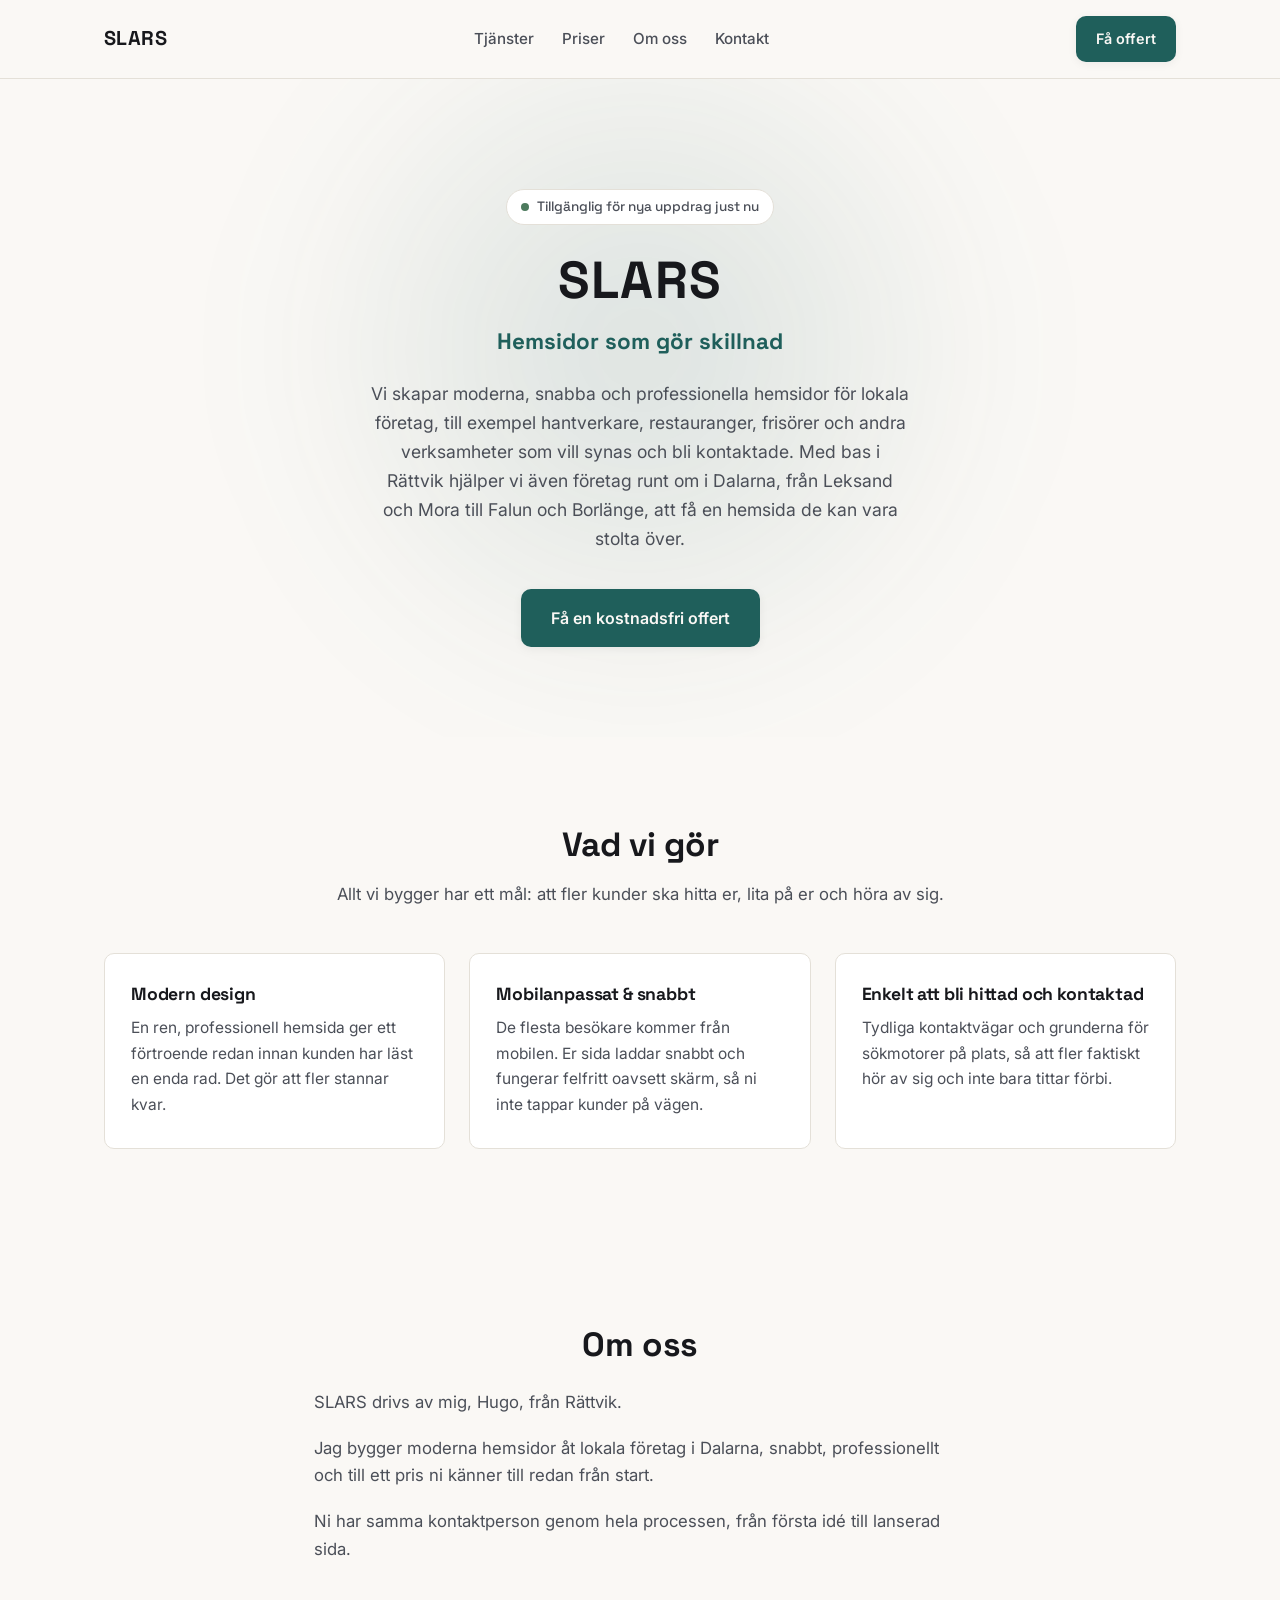
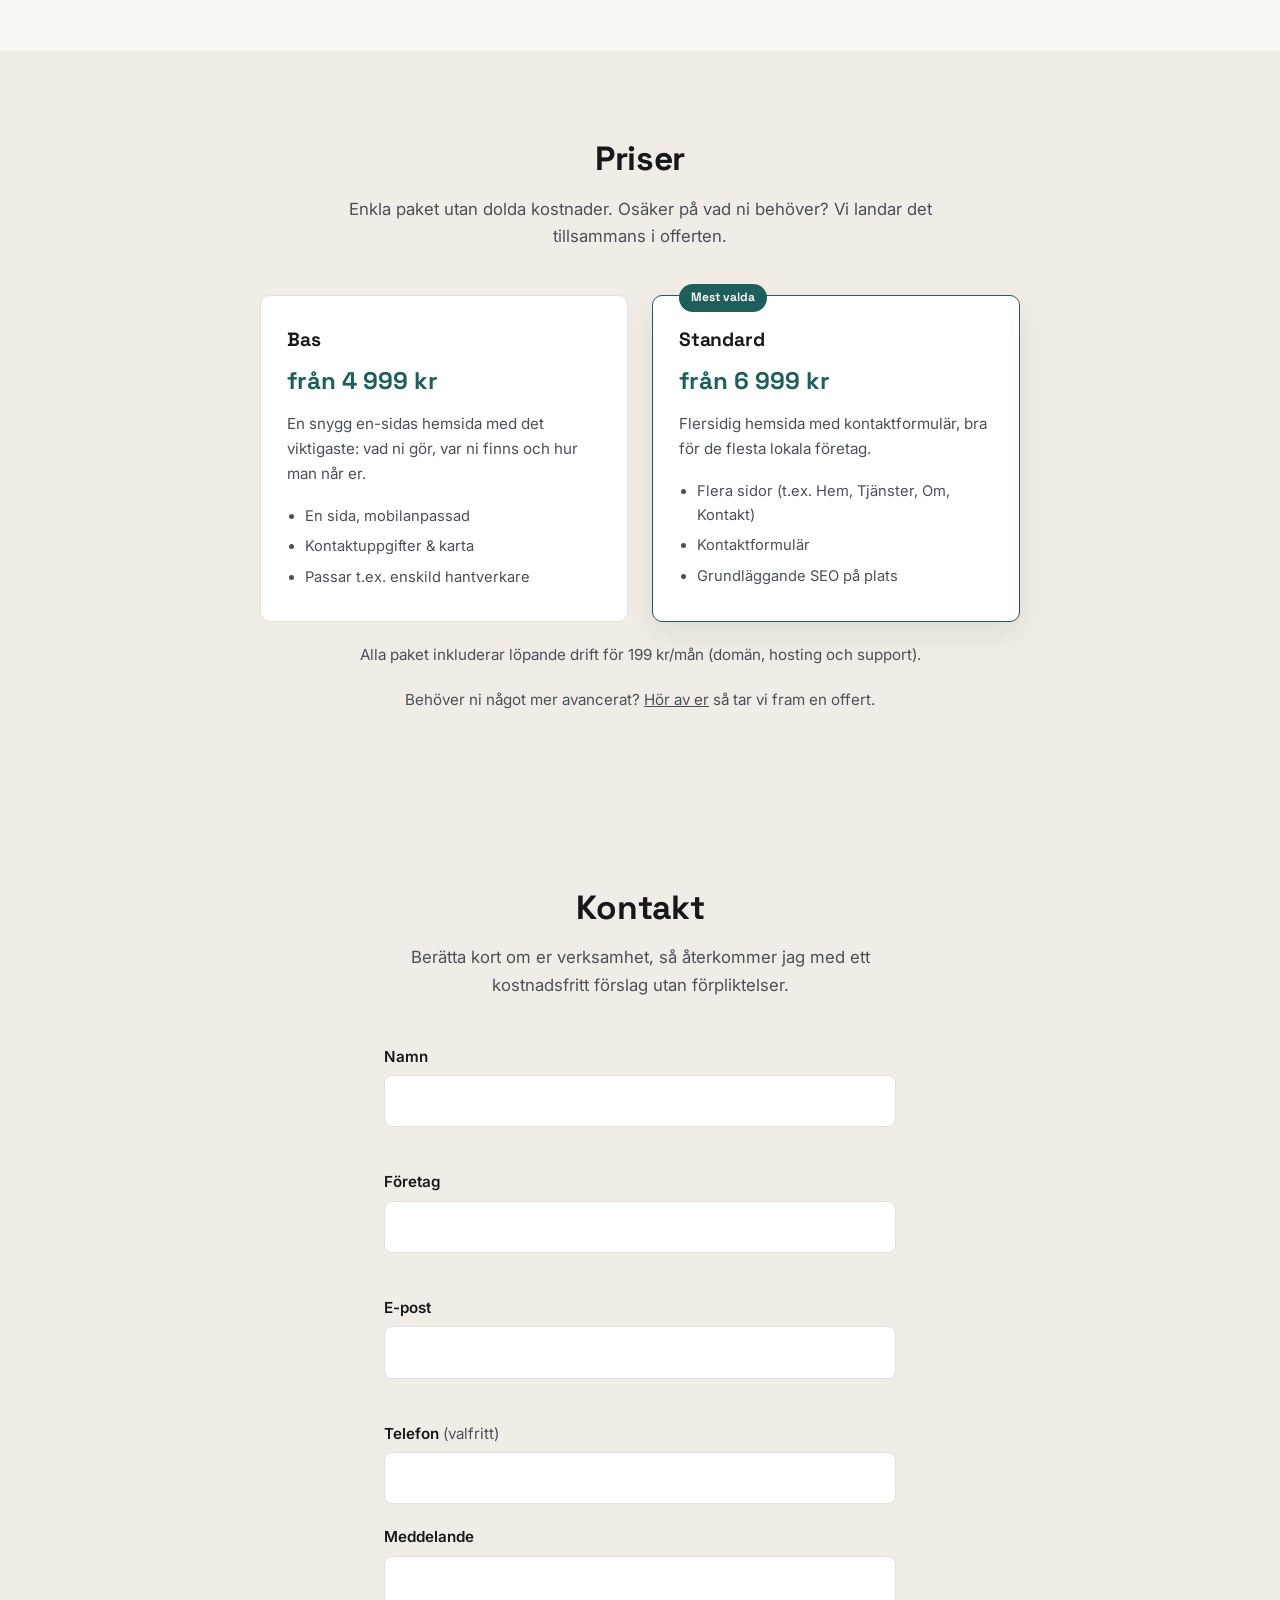
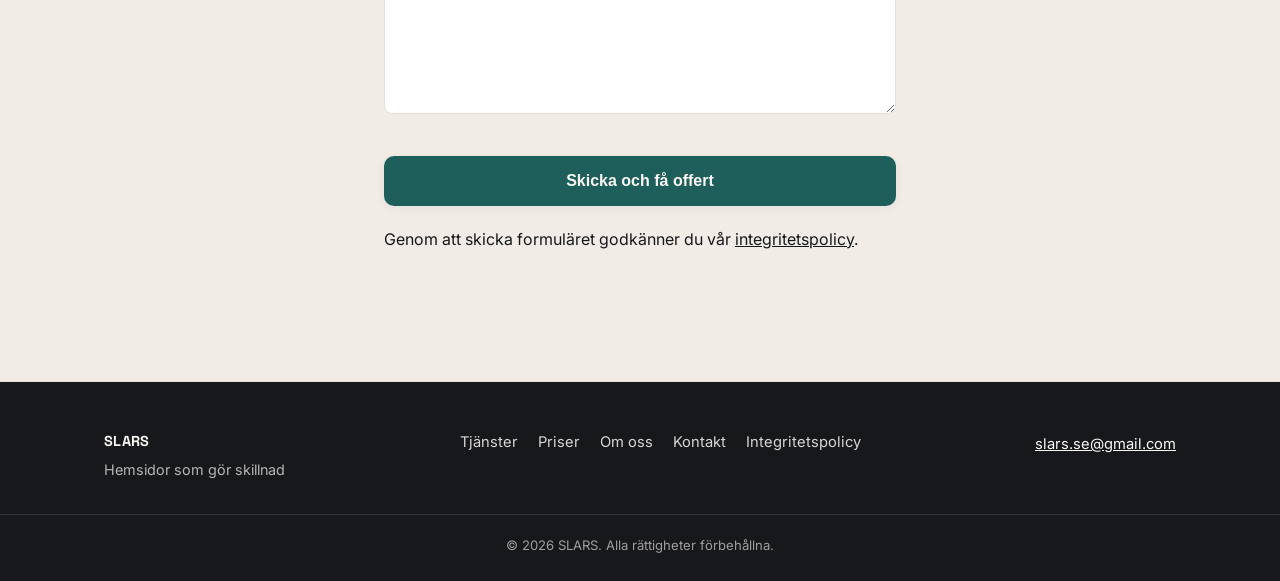
<file: min-hemsidebyra/index.html>
<!DOCTYPE html>
<html lang="sv">
<head>
  <meta charset="UTF-8" />
  <meta name="viewport" content="width=device-width, initial-scale=1.0" />

  <title>SLARS – Hemsidor &amp; webbdesign i Rättvik och Dalarna</title>
  <meta name="description" content="SLARS bygger moderna hemsidor åt företag i Rättvik och övriga Dalarna. Personlig kontakt, tydliga priser och snabb leverans – få en kostnadsfri offert idag." />

  <!-- Open Graph -->
  <meta property="og:title" content="SLARS – Hemsidor &amp; webbdesign i Rättvik och Dalarna" />
  <meta property="og:description" content="SLARS bygger moderna hemsidor åt företag i Rättvik och övriga Dalarna. Personlig kontakt, tydliga priser och snabb leverans." />
  <meta property="og:type" content="website" />
  <meta property="og:locale" content="sv_SE" />

  <!--
    Google Fonts: Inter (brödtext, knappar, formulär) + Space Grotesk
    (rubriker, logga, priser). Båda hämtas i samma stylesheet-anrop för
    att hålla antalet nätverksanrop nere. Systemtypsnitt är fallback.
  -->
  <link rel="preconnect" href="https://fonts.googleapis.com" />
  <link rel="preconnect" href="https://fonts.gstatic.com" crossorigin />
  <link href="https://fonts.googleapis.com/css2?family=Inter:wght@400;500;600;700;800&family=Space+Grotesk:wght@500;700&display=swap" rel="stylesheet" />

  <link rel="stylesheet" href="style.css" />

  <!-- Structured data för lokal sökbarhet -->
  <script type="application/ld+json">
  {
    "@context": "https://schema.org",
    "@type": "LocalBusiness",
    "name": "SLARS",
    "description": "SLARS skapar moderna, snabba och professionella hemsidor för lokala företag i Rättvik och Dalarna.",
    "areaServed": [
      { "@type": "City", "name": "Rättvik" },
      { "@type": "City", "name": "Leksand" },
      { "@type": "City", "name": "Mora" },
      { "@type": "City", "name": "Falun" },
      { "@type": "City", "name": "Borlänge" }
    ],
    "address": {
      "@type": "PostalAddress",
      "addressLocality": "Rättvik",
      "addressRegion": "Dalarna",
      "addressCountry": "SE"
    },
    "email": "slars.se@gmail.com",
    "serviceType": "Webbdesign och hemsideutveckling",
    "makesOffer": {
      "@type": "Offer",
      "itemOffered": {
        "@type": "Service",
        "name": "Webbdesign och hemsideutveckling för lokala företag"
      }
    }
  }
  </script>
</head>
<body>
  <!-- Skip-länk för tangentbords- och skärmläsaranvändare -->
  <a class="skip-link" href="#main-content">Hoppa till innehåll</a>

  <header class="site-header">
    <div class="container header-inner">
      <a href="#main-content" class="logo">SLARS</a>

      <nav class="nav" id="primaryNav" aria-label="Huvudmeny">
        <a href="#tjanster">Tjänster</a>
        <a href="#priser">Priser</a>
        <a href="#om-oss">Om oss</a>
        <a href="#kontakt">Kontakt</a>
      </nav>

      <div class="header-actions">
        <a href="#kontakt" class="btn btn-primary btn-small header-cta">Få offert</a>

        <button
          type="button"
          class="nav-toggle"
          id="navToggle"
          aria-expanded="false"
          aria-controls="primaryNav"
          aria-label="Öppna meny"
        >
          <span class="nav-toggle-bar" aria-hidden="true"></span>
          <span class="nav-toggle-bar" aria-hidden="true"></span>
          <span class="nav-toggle-bar" aria-hidden="true"></span>
        </button>
      </div>
    </div>
  </header>

  <main id="main-content">
    <!-- HERO: centrerad textkolumn -->
    <section class="hero">
      <div class="container hero-inner">
        <div class="hero-text-col">
          <p class="badge">
            <span class="badge-dot" aria-hidden="true"></span>
            Tillgänglig för nya uppdrag just nu
          </p>

          <h1>SLARS</h1>
          <p class="tagline">Hemsidor som gör skillnad</p>
          <p class="hero-text">
            Vi skapar moderna, snabba och professionella hemsidor för lokala företag,
            till exempel hantverkare, restauranger, frisörer och andra verksamheter
            som vill synas och bli kontaktade. Med bas i Rättvik hjälper vi även
            företag runt om i Dalarna, från Leksand och Mora till Falun och Borlänge,
            att få en hemsida de kan vara stolta över.
          </p>

          <div class="hero-actions">
            <a href="#kontakt" class="btn btn-primary">Få en kostnadsfri offert</a>
          </div>
        </div>
      </div>
    </section>

    <!-- TJÄNSTER -->
    <section id="tjanster" class="section reveal">
      <div class="container">
        <h2>Vad vi gör</h2>
        <p class="section-intro">
          Allt vi bygger har ett mål: att fler kunder ska hitta er, lita på er och
          höra av sig.
        </p>

        <div class="cards">
          <div class="card">
            <h3>Modern design</h3>
            <p>
              En ren, professionell hemsida ger ett förtroende redan innan kunden
              har läst en enda rad. Det gör att fler stannar kvar.
            </p>
          </div>
          <div class="card">
            <h3>Mobilanpassat &amp; snabbt</h3>
            <p>
              De flesta besökare kommer från mobilen. Er sida laddar snabbt och
              fungerar felfritt oavsett skärm, så ni inte tappar kunder på vägen.
            </p>
          </div>
          <div class="card">
            <h3>Enkelt att bli hittad och kontaktad</h3>
            <p>
              Tydliga kontaktvägar och grunderna för sökmotorer på plats, så att
              fler faktiskt hör av sig och inte bara tittar förbi.
            </p>
          </div>
        </div>
      </div>
    </section>

    <!--
      OM OSS: sammanslagning av tidigare "Varför SLARS" (#varfor-slars) och
      "Om oss". Samma id ("om-oss") behålls så gamla länkar fortsätter
      fungera. Budskapen (personlig kontakt, lokal förankring, öppet pris)
      sades tidigare med olika ord i två sektioner – nu i en, kortare.
    -->
    <section id="om-oss" class="section reveal">
      <div class="container about-inner">
        <h2>Om oss</h2>
        <p>
          SLARS drivs av mig, Hugo, från Rättvik.
        </p>
        <p>
          Jag bygger moderna hemsidor åt lokala företag i Dalarna, snabbt,
          professionellt och till ett pris ni känner till redan från start.
        </p>
        <p>
          Ni har samma kontaktperson genom hela processen, från första idé
          till lanserad sida.
        </p>
      </div>
    </section>

    <!-- PRISER -->
    <section id="priser" class="section section-alt reveal">
      <div class="container">
        <h2>Priser</h2>
        <p class="section-intro">
          Enkla paket utan dolda kostnader. Osäker på vad ni behöver? Vi landar det
          tillsammans i offerten.
        </p>

        <div class="pricing">
          <div class="price-card">
            <h3>Bas</h3>
            <p class="price">från 4 999 kr</p>
            <p>En snygg en-sidas hemsida med det viktigaste: vad ni gör, var ni finns och hur man når er.</p>
            <ul>
              <li>En sida, mobilanpassad</li>
              <li>Kontaktuppgifter &amp; karta</li>
              <li>Passar t.ex. enskild hantverkare</li>
            </ul>
          </div>

          <div class="price-card price-card-featured">
            <p class="price-badge">Mest valda</p>
            <h3>Standard</h3>
            <p class="price">från 6 999 kr</p>
            <p>Flersidig hemsida med kontaktformulär, bra för de flesta lokala företag.</p>
            <ul>
              <li>Flera sidor (t.ex. Hem, Tjänster, Om, Kontakt)</li>
              <li>Kontaktformulär</li>
              <li>Grundläggande SEO på plats</li>
            </ul>
          </div>
        </div>

        <p class="pricing-note">
          Alla paket inkluderar löpande drift för 199 kr/mån (domän, hosting och support).
        </p>

        <p class="pricing-note">
          Behöver ni något mer avancerat? <a href="#kontakt">Hör av er</a> så tar vi fram en offert.
        </p>
      </div>
    </section>

    <!-- KONTAKT -->
    <section id="kontakt" class="section section-alt reveal">
      <div class="container contact-inner">
        <h2>Kontakt</h2>
        <p class="section-intro">
          Berätta kort om er verksamhet, så återkommer jag med ett kostnadsfritt
          förslag utan förpliktelser.
        </p>

        <form id="contactForm" class="contact-form" novalidate>
          <div class="form-row">
            <label for="name">Namn</label>
            <input type="text" id="name" name="name" autocomplete="name" required />
            <span class="form-error" id="name-error" aria-live="polite"></span>
          </div>

          <div class="form-row">
            <label for="company">Företag</label>
            <input type="text" id="company" name="company" autocomplete="organization" required />
            <span class="form-error" id="company-error" aria-live="polite"></span>
          </div>

          <div class="form-row">
            <label for="email">E-post</label>
            <input type="email" id="email" name="email" autocomplete="email" required />
            <span class="form-error" id="email-error" aria-live="polite"></span>
          </div>

          <div class="form-row">
            <label for="phone">Telefon <span class="optional">(valfritt)</span></label>
            <input type="tel" id="phone" name="phone" autocomplete="tel" />
          </div>

          <div class="form-row">
            <label for="message">Meddelande</label>
            <textarea id="message" name="message" rows="5" required></textarea>
            <span class="form-error" id="message-error" aria-live="polite"></span>
          </div>

          <button type="submit" class="btn btn-primary">Skicka och få offert</button>

          <p>
            Genom att skicka formuläret godkänner du vår
            <a href="integritetspolicy.html">integritetspolicy</a>.
          </p>

          <!--
            Formuläret öppnar just nu användarens e-postklient via mailto: som
            fallback (kräver ingen server). Vill du koppla det till en tjänst
            som Formspree senare: sätt form action="https://formspree.io/f/DITT-ID"
            method="POST", ta bort event.preventDefault() för mailto-delen i
            script.js och behåll valideringen som den är.
          -->
          <p class="form-status" id="formStatus" role="status" aria-live="polite"></p>
        </form>
      </div>
    </section>
  </main>

  <footer class="site-footer">
    <div class="container footer-inner">
      <div class="footer-brand">
        <p class="logo footer-logo">SLARS</p>
        <p>Hemsidor som gör skillnad</p>
      </div>

      <nav class="footer-nav" aria-label="Sidfotsmeny">
        <a href="#tjanster">Tjänster</a>
        <a href="#priser">Priser</a>
        <a href="#om-oss">Om oss</a>
        <a href="#kontakt">Kontakt</a>
        <a href="integritetspolicy.html">Integritetspolicy</a>
      </nav>

      <p class="footer-contact">
        <a href="mailto:slars.se@gmail.com">slars.se@gmail.com</a>
      </p>
    </div>

    <p class="footer-copy">
      &copy; <span id="year"></span> SLARS. Alla rättigheter förbehållna.
    </p>
  </footer>

  <script src="script.js"></script>
</body>
</html>
</file>
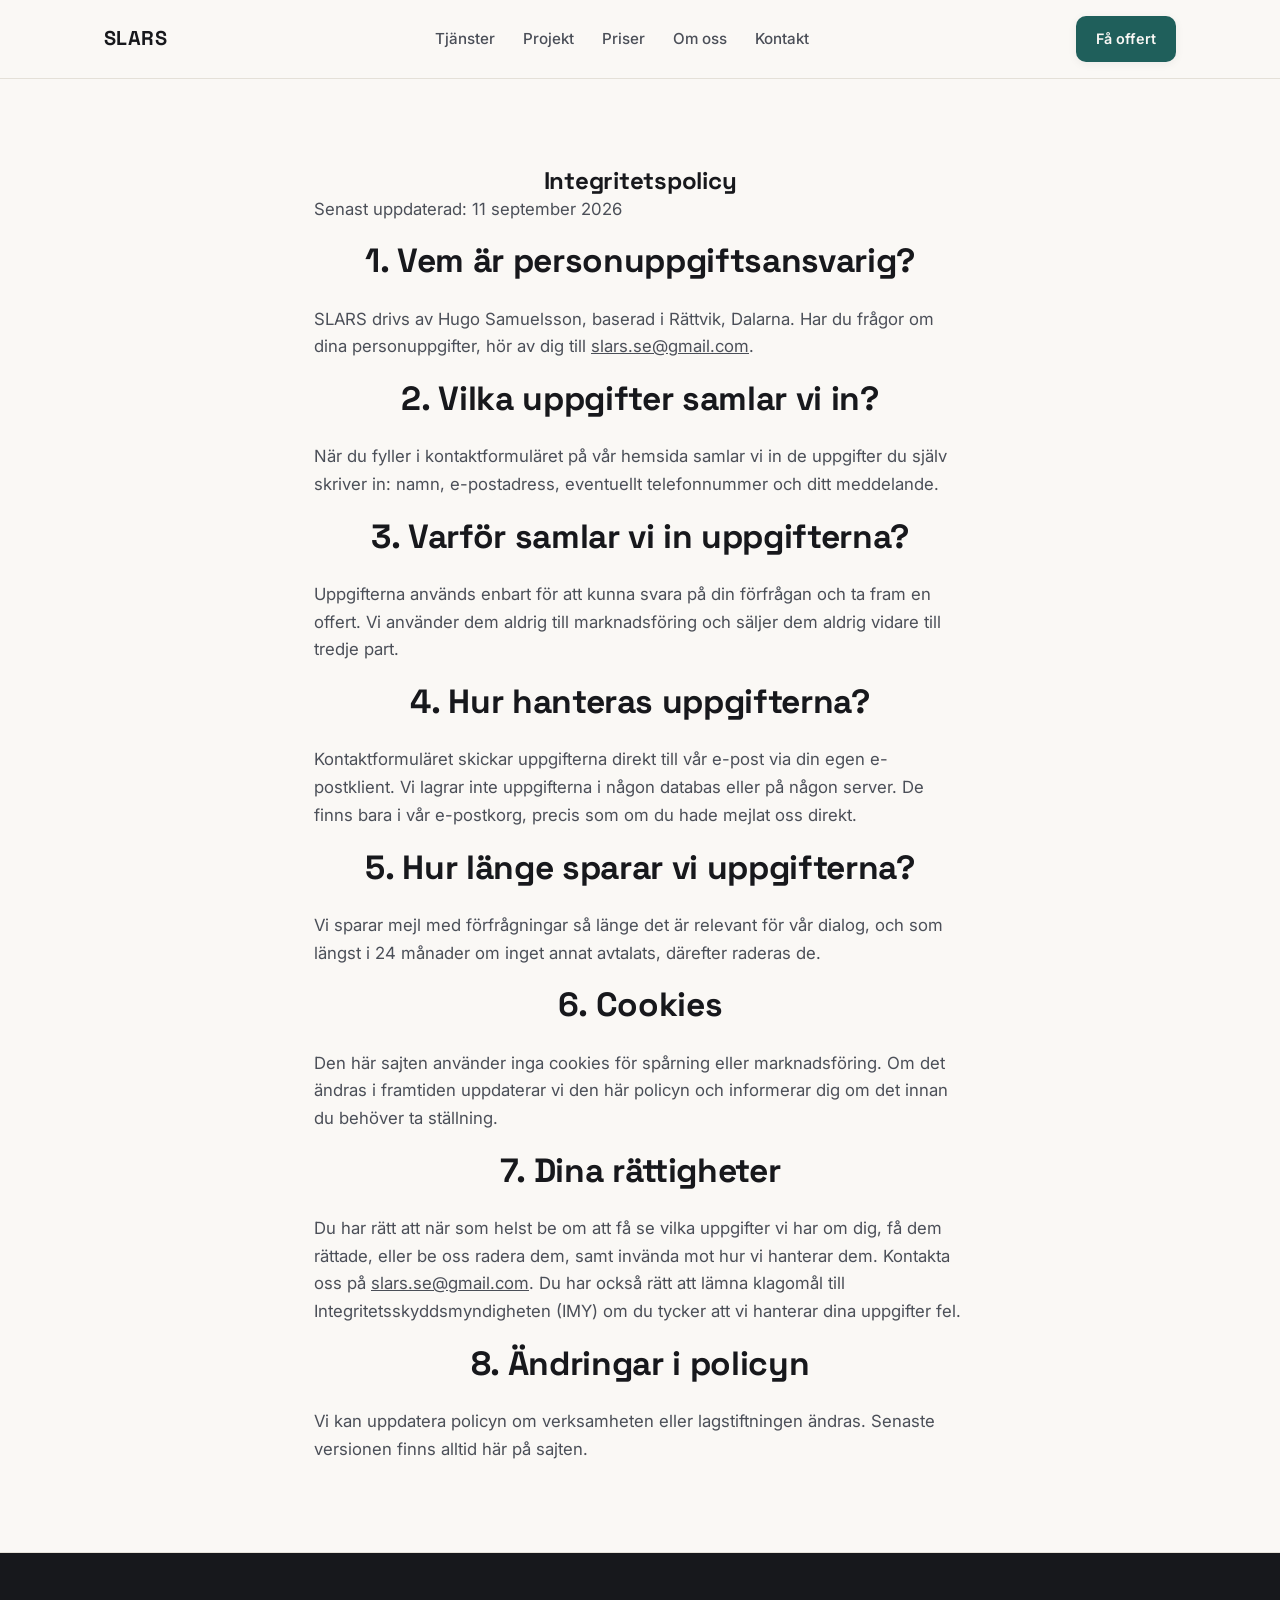
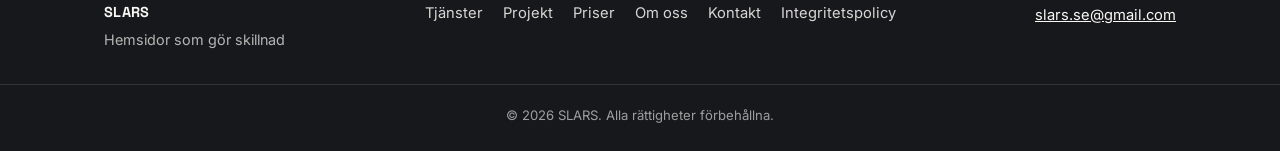
<file: min-hemsidebyra/integritetspolicy.html>
<!DOCTYPE html>
<html lang="sv">
<head>
  <meta charset="UTF-8" />
  <meta name="viewport" content="width=device-width, initial-scale=1.0" />

  <title>Integritetspolicy – SLARS</title>
  <meta name="description" content="Läs hur SLARS samlar in, använder och hanterar personuppgifter från kontaktformuläret på hemsidan." />

  <link rel="preconnect" href="https://fonts.googleapis.com" />
  <link rel="preconnect" href="https://fonts.gstatic.com" crossorigin />
  <link href="https://fonts.googleapis.com/css2?family=Inter:wght@400;500;600;700;800&family=Space+Grotesk:wght@500;700&display=swap" rel="stylesheet" />

  <link rel="stylesheet" href="style.css" />
</head>
<body>
  <!-- Skip-länk för tangentbords- och skärmläsaranvändare -->
  <a class="skip-link" href="#main-content">Hoppa till innehåll</a>

  <header class="site-header">
    <div class="container header-inner">
      <a href="index.html" class="logo">SLARS</a>

      <nav class="nav" id="primaryNav" aria-label="Huvudmeny">
        <a href="index.html#tjanster">Tjänster</a>
        <a href="index.html#projekt">Projekt</a>
        <a href="index.html#priser">Priser</a>
        <a href="index.html#om-oss">Om oss</a>
        <a href="index.html#kontakt">Kontakt</a>
      </nav>

      <div class="header-actions">
        <a href="index.html#kontakt" class="btn btn-primary btn-small header-cta">Få offert</a>

        <button
          type="button"
          class="nav-toggle"
          id="navToggle"
          aria-expanded="false"
          aria-controls="primaryNav"
          aria-label="Öppna meny"
        >
          <span class="nav-toggle-bar" aria-hidden="true"></span>
          <span class="nav-toggle-bar" aria-hidden="true"></span>
          <span class="nav-toggle-bar" aria-hidden="true"></span>
        </button>
      </div>
    </div>
  </header>

  <main id="main-content">
    <section class="section reveal">
      <div class="container about-inner">
        <h1>Integritetspolicy</h1>
        <p>Senast uppdaterad: 11 september 2026</p>

        <h2>1. Vem är personuppgiftsansvarig?</h2>
        <p>
          SLARS drivs av Hugo Samuelsson, baserad i Rättvik, Dalarna. Har du
          frågor om dina personuppgifter, hör av dig till
          <a href="mailto:slars.se@gmail.com">slars.se@gmail.com</a>.
        </p>

        <h2>2. Vilka uppgifter samlar vi in?</h2>
        <p>
          När du fyller i kontaktformuläret på vår hemsida samlar vi in de
          uppgifter du själv skriver in: namn, e-postadress, eventuellt
          telefonnummer och ditt meddelande.
        </p>

        <h2>3. Varför samlar vi in uppgifterna?</h2>
        <p>
          Uppgifterna används enbart för att kunna svara på din förfrågan och
          ta fram en offert. Vi använder dem aldrig till marknadsföring och
          säljer dem aldrig vidare till tredje part.
        </p>

        <h2>4. Hur hanteras uppgifterna?</h2>
        <p>
          Kontaktformuläret skickar uppgifterna direkt till vår e-post via
          din egen e-postklient. Vi lagrar inte uppgifterna i någon databas
          eller på någon server. De finns bara i vår e-postkorg, precis som
          om du hade mejlat oss direkt.
        </p>

        <h2>5. Hur länge sparar vi uppgifterna?</h2>
        <p>
          Vi sparar mejl med förfrågningar så länge det är relevant för vår
          dialog, och som längst i 24 månader om inget annat avtalats,
          därefter raderas de.
        </p>

        <h2>6. Cookies</h2>
        <p>
          Den här sajten använder inga cookies för spårning eller
          marknadsföring. Om det ändras i framtiden uppdaterar vi den här
          policyn och informerar dig om det innan du behöver ta ställning.
        </p>

        <h2>7. Dina rättigheter</h2>
        <p>
          Du har rätt att när som helst be om att få se vilka uppgifter vi
          har om dig, få dem rättade, eller be oss radera dem, samt invända
          mot hur vi hanterar dem. Kontakta oss på
          <a href="mailto:slars.se@gmail.com">slars.se@gmail.com</a>.
          Du har också rätt att lämna klagomål till
          Integritetsskyddsmyndigheten (IMY) om du tycker att vi hanterar
          dina uppgifter fel.
        </p>

        <h2>8. Ändringar i policyn</h2>
        <p>
          Vi kan uppdatera policyn om verksamheten eller lagstiftningen
          ändras. Senaste versionen finns alltid här på sajten.
        </p>
      </div>
    </section>
  </main>

  <footer class="site-footer">
    <div class="container footer-inner">
      <div class="footer-brand">
        <p class="logo footer-logo">SLARS</p>
        <p>Hemsidor som gör skillnad</p>
      </div>

      <nav class="footer-nav" aria-label="Sidfotsmeny">
        <a href="index.html#tjanster">Tjänster</a>
        <a href="index.html#projekt">Projekt</a>
        <a href="index.html#priser">Priser</a>
        <a href="index.html#om-oss">Om oss</a>
        <a href="index.html#kontakt">Kontakt</a>
        <a href="integritetspolicy.html">Integritetspolicy</a>
      </nav>

      <p class="footer-contact">
        <a href="mailto:slars.se@gmail.com">slars.se@gmail.com</a>
      </p>
    </div>

    <p class="footer-copy">
      &copy; <span id="year"></span> SLARS. Alla rättigheter förbehållna.
    </p>
  </footer>

  <script src="script.js"></script>
</body>
</html>
</file>
<file: min-hemsidebyra/style.css>
/* ==========================================================================
   SLARS – varumärkesvariabler
   ========================================================================== */
:root {
  /* Bas & kontrast (inga rena svart/vit — mjukare, mer premium) */
  --color-dark: #17181c;       /* text, mörka ytor */
  --color-light: #faf8f5;      /* bakgrund, ljusa ytor */

  /* Primär accent: EN signaturfärg (tidigare blå + grön var separata,
     nu en djup petrol/teal som knappar, länkhover, priser m.m. delar). */
  --color-primary: #1f5f5b;
  --color-primary-hover: #164543;

  /* Sekundär mikroaccent: ENBART till "tillgänglig nu"-prickens punkt
     (grönt är en vedertagen konvention för aktiv/ledig-status) —
     används aldrig som varumärkesfärg eller stor yta. */
  --color-accent-green: #4c7a5d;

  /* Härledda toner */
  --color-text: var(--color-dark);
  --color-text-muted: #4b4f58;
  --color-border: #e4e0d8;
  --color-surface: #ffffff;
  --color-surface-alt: #f1ede6;

  /* Brödtext: Inter. Rubriker/logga/priser: Space Grotesk (vikter 500/700,
     se länkarna i <head>) med Inter som fallback om den inte hunnit laddas. */
  --font-base: "Inter", system-ui, -apple-system, "Segoe UI", Roboto, Helvetica, Arial, sans-serif;
  --font-heading: "Space Grotesk", var(--font-base);

  --max-width: 1120px;
  --radius: 10px;
  --radius-sm: 8px;

  --shadow-sm: 0 2px 10px rgba(23, 24, 28, 0.06);
  --shadow-md: 0 12px 28px rgba(23, 24, 28, 0.08);
  --shadow-lg: 0 24px 56px rgba(23, 24, 28, 0.18);

  --transition-fast: 0.15s ease;
  --transition-base: 0.25s ease;
}

/* ==========================================================================
   Reset & grunder
   ========================================================================== */
* {
  box-sizing: border-box;
}

html {
  scroll-behavior: smooth;
}

body {
  margin: 0;
  font-family: var(--font-base);
  font-display: swap;
  color: var(--color-text);
  background: var(--color-light);
  line-height: 1.65;
  -webkit-font-smoothing: antialiased;
}

/* Rubrikfont (Space Grotesk) på rubriker + varumärkes-/prisdetaljer.
   font-weight 700 matchar den tyngsta laddade vikten (se --font-heading). */
h1,
h2,
h3,
.logo,
.tagline,
.price,
.price-badge,
.badge {
  font-family: var(--font-heading);
}

h1,
h2,
h3 {
  font-weight: 700;
  line-height: 1.2;
  letter-spacing: -0.01em;
  margin: 0;
}

p {
  margin: 0;
}

img {
  max-width: 100%;
  display: block;
}

a {
  color: inherit;
}

.container {
  max-width: var(--max-width);
  margin: 0 auto;
  padding: 0 24px;
}

/* Fokusstilar: synliga för tangentbordsnavigering, inte bara hover */
a:focus-visible,
button:focus-visible,
input:focus-visible,
textarea:focus-visible {
  outline: 3px solid var(--color-primary);
  outline-offset: 2px;
  border-radius: 4px;
}

/* Skip-länk: dold tills den får fokus */
.skip-link {
  position: absolute;
  top: -60px;
  left: 16px;
  background: var(--color-dark);
  color: var(--color-light);
  padding: 12px 18px;
  border-radius: var(--radius-sm);
  z-index: 100;
  text-decoration: none;
  font-weight: 600;
  transition: top var(--transition-fast);
}

.skip-link:focus {
  top: 16px;
}

/* ==========================================================================
   Header
   ========================================================================== */
.site-header {
  border-bottom: 1px solid var(--color-border);
  position: sticky;
  top: 0;
  background: rgba(250, 248, 245, 0.92);
  backdrop-filter: blur(8px);
  z-index: 50;
}

.header-inner {
  display: flex;
  align-items: center;
  justify-content: space-between;
  padding-top: 16px;
  padding-bottom: 16px;
  gap: 16px;
}

.logo {
  font-weight: 700;
  font-size: 1.25rem;
  letter-spacing: 0.02em;
  text-decoration: none;
  color: var(--color-dark);
}

.nav {
  display: flex;
  align-items: center;
  gap: 28px;
}

.nav a {
  color: var(--color-text-muted);
  text-decoration: none;
  font-size: 0.95rem;
  font-weight: 500;
  transition: color var(--transition-fast);
}

.nav a:hover {
  color: var(--color-primary);
}

.header-actions {
  display: flex;
  align-items: center;
  gap: 12px;
}

.header-cta {
  display: none;
}

/* Hamburgarmeny-knapp (mobil) */
.nav-toggle {
  display: none;
  flex-direction: column;
  justify-content: center;
  gap: 5px;
  width: 40px;
  height: 40px;
  padding: 0;
  background: transparent;
  border: 1px solid var(--color-border);
  border-radius: var(--radius-sm);
  cursor: pointer;
}

.nav-toggle-bar {
  display: block;
  width: 18px;
  height: 2px;
  margin: 0 auto;
  background: var(--color-dark);
  transition: transform var(--transition-fast), opacity var(--transition-fast);
}

.nav-toggle[aria-expanded="true"] .nav-toggle-bar:nth-child(1) {
  transform: translateY(7px) rotate(45deg);
}

.nav-toggle[aria-expanded="true"] .nav-toggle-bar:nth-child(2) {
  opacity: 0;
}

.nav-toggle[aria-expanded="true"] .nav-toggle-bar:nth-child(3) {
  transform: translateY(-7px) rotate(-45deg);
}

/* ==========================================================================
   Knappar
   ========================================================================== */
.btn {
  display: inline-block;
  padding: 14px 28px;
  border-radius: var(--radius);
  text-decoration: none;
  font-weight: 600;
  font-size: 1rem;
  border: 2px solid transparent;
  cursor: pointer;
  transition: transform var(--transition-fast), background var(--transition-fast),
    color var(--transition-fast), border-color var(--transition-fast), box-shadow var(--transition-fast);
}

.btn-primary {
  background: var(--color-primary);
  color: var(--color-light);
  box-shadow: var(--shadow-sm);
}

.btn-primary:hover {
  background: var(--color-primary-hover);
  transform: translateY(-2px);
  box-shadow: var(--shadow-md);
}

.btn-secondary {
  background: transparent;
  color: var(--color-dark);
  border-color: var(--color-dark);
}

.btn-secondary:hover {
  background: var(--color-dark);
  color: var(--color-light);
  transform: translateY(-2px);
}

.btn-small {
  padding: 9px 18px;
  font-size: 0.9rem;
}

/* ==========================================================================
   Hero
   ========================================================================== */
.hero {
  position: relative;
  overflow: hidden; /* håller glow-effekten innanför sektionen */
  padding: 110px 0 90px;
}

/* Subtil djupkänsla: en mjuk, lågopacitets teal-glow bakom hero-innehållet.
   Medvetet diskret — ska knappt märkas, bara ta bort den platta känslan. */
.hero::before {
  content: "";
  position: absolute;
  top: -18%;
  left: 50%;
  transform: translateX(-50%);
  width: 780px;
  height: 780px;
  max-width: 140%;
  background: radial-gradient(circle, rgba(31, 95, 91, 0.14) 0%, rgba(31, 95, 91, 0) 70%);
  filter: blur(60px);
  pointer-events: none;
}

.hero-inner {
  position: relative; /* hamnar ovanför ::before-glowen */
  z-index: 1;
  display: grid;
  grid-template-columns: 1fr;
  align-items: center;
  gap: 40px;
  text-align: center;
  max-width: var(--max-width);
}

.hero-text-col {
  max-width: 560px;
  margin: 0 auto;
}

.hero-image-col {
  display: flex;
  justify-content: center;
}

/* Webbläsarram runt bildmockupen: rundade hörn, mjuk skugga och en
   liten "trafikljus"-rad överst (byggd med box-shadow, inga extra element). */
.hero-mockup {
  position: relative;
  width: 100%;
  max-width: 440px;
  background: var(--color-surface);
  border: 1px solid var(--color-border);
  border-radius: var(--radius);
  padding: 34px 14px 14px;
  box-shadow: var(--shadow-lg);
}

.hero-mockup::before {
  content: "";
  position: absolute;
  top: 15px;
  left: 16px;
  width: 8px;
  height: 8px;
  border-radius: 50%;
  background: var(--color-border);
  box-shadow: 16px 0 0 var(--color-border), 32px 0 0 var(--color-border);
}

.hero-mockup img {
  width: 100%;
  height: auto;
  border-radius: var(--radius-sm);
}


.badge {
  display: inline-flex;
  align-items: center;
  gap: 8px;
  margin: 0 0 24px;
  padding: 6px 14px;
  border-radius: 999px;
  background: var(--color-surface);
  border: 1px solid var(--color-border);
  font-size: 0.85rem;
  font-weight: 500;
  color: var(--color-text-muted);
}

.badge-dot {
  width: 8px;
  height: 8px;
  border-radius: 50%;
  background: var(--color-accent-green);
  flex-shrink: 0;
}

.hero h1 {
  font-size: 3.25rem;
  letter-spacing: 0.02em;
  margin: 0 0 12px;
}

.tagline {
  font-size: 1.4rem;
  font-weight: 700;
  color: var(--color-primary);
  margin: 0 0 18px;
}

.hero-text {
  font-size: 1.1rem;
  color: var(--color-text-muted);
  margin: 0 auto 36px;
  max-width: 540px;
}

.hero-actions {
  display: flex;
  justify-content: center;
  gap: 16px;
  flex-wrap: wrap;
}

/* ==========================================================================
   Sektioner (generellt)
   ========================================================================== */
.section {
  padding: 88px 0;
}

.section-alt {
  background: var(--color-surface-alt);
}

.section h2 {
  font-size: 2.1rem;
  margin: 0 0 16px;
  text-align: center;
}

.section-intro {
  max-width: 640px;
  margin: 0 auto 44px;
  text-align: center;
  color: var(--color-text-muted);
  font-size: 1.05rem;
}

/* Scroll-in-animation: fade + slide-up. Startläge (osynlig) sätts bara om
   JS finns och rörelse inte är avstängd — se script.js och media query nedan. */
.reveal {
  opacity: 0;
  transform: translateY(24px);
  transition: opacity 0.6s ease, transform 0.6s ease;
}

.reveal.in-view {
  opacity: 1;
  transform: translateY(0);
}

/* ==========================================================================
   Tjänster – kort
   ========================================================================== */
.cards {
  display: grid;
  grid-template-columns: repeat(3, 1fr);
  gap: 24px;
}

.card {
  background: var(--color-surface);
  border: 1px solid var(--color-border);
  border-radius: var(--radius);
  padding: 30px 26px;
  text-align: left;
  transition: box-shadow var(--transition-base), transform var(--transition-base);
}

.card:hover {
  box-shadow: var(--shadow-md);
  transform: translateY(-3px);
}

.card h3 {
  font-size: 1.1rem;
  margin: 0 0 10px;
}

.card p {
  color: var(--color-text-muted);
  font-size: 0.97rem;
}

/* ==========================================================================
   Projekt / referenser
   ========================================================================== */
.projects {
  display: grid;
  grid-template-columns: repeat(3, 1fr);
  gap: 24px;
}

.project-card {
  background: var(--color-surface);
  border: 1px solid var(--color-border);
  border-radius: var(--radius);
  overflow: hidden;
  text-align: left;
  transition: box-shadow var(--transition-base), transform var(--transition-base);
}

.project-card:hover {
  box-shadow: var(--shadow-md);
  transform: translateY(-3px);
}

.project-card img {
  width: 100%;
  height: auto;
  border-bottom: 1px solid var(--color-border);
}

.project-tag {
  display: inline-block;
  margin: 16px 0 0 20px;
  padding: 4px 10px;
  font-size: 0.75rem;
  font-weight: 600;
  letter-spacing: 0.02em;
  text-transform: uppercase;
  background: var(--color-surface-alt);
  color: var(--color-text-muted);
  border-radius: 999px;
}

.project-card h3 {
  font-size: 1.05rem;
  margin: 16px 20px 8px;
}

.project-card p {
  margin: 0 20px 20px;
  color: var(--color-text-muted);
  font-size: 0.95rem;
}

/* ==========================================================================
   Om oss (sammanslagen löptext-sektion, tidigare två separata sektioner)
   ========================================================================== */
.about-inner {
  max-width: 700px;
  text-align: center;
}

.about-inner h2 {
  margin-bottom: 24px;
}

.about-inner p {
  color: var(--color-text-muted);
  font-size: 1.05rem;
  margin-bottom: 18px;
  text-align: left;
}

.about-inner p:last-child {
  margin-bottom: 0;
}

/* ==========================================================================
   Priser
   ========================================================================== */
.pricing {
  display: grid;
  grid-template-columns: repeat(2, 1fr);
  max-width: 760px;
  margin: 0 auto;
  gap: 24px;
  align-items: stretch;
}

.price-card {
  position: relative;
  background: var(--color-surface);
  border: 1px solid var(--color-border);
  border-radius: var(--radius);
  padding: 32px 26px;
  display: flex;
  flex-direction: column;
  gap: 10px;
}

.price-card-featured {
  border-color: var(--color-primary);
  box-shadow: var(--shadow-md);
}

.price-badge {
  position: absolute;
  top: -12px;
  left: 26px;
  background: var(--color-primary);
  color: var(--color-light);
  font-size: 0.75rem;
  font-weight: 700;
  padding: 4px 12px;
  border-radius: 999px;
}

.price-card h3 {
  font-size: 1.2rem;
}

.price {
  font-size: 1.5rem;
  font-weight: 700;
  color: var(--color-primary);
}

.price-card > p:not(.price):not(.price-badge) {
  color: var(--color-text-muted);
  font-size: 0.95rem;
}

.price-card ul {
  margin: 8px 0 0;
  padding-left: 18px;
  color: var(--color-text-muted);
  font-size: 0.92rem;
  display: flex;
  flex-direction: column;
  gap: 6px;
}

.pricing-note {
  max-width: 640px;
  margin: 20px auto 0;
  text-align: center;
  color: var(--color-text-muted);
  font-size: 0.95rem;
}

/* ==========================================================================
   Kontakt / formulär
   ========================================================================== */
.contact-inner {
  max-width: 560px;
}

.contact-form {
  display: flex;
  flex-direction: column;
  gap: 20px;
}

.form-row {
  display: flex;
  flex-direction: column;
  gap: 6px;
}

.form-row label {
  font-weight: 600;
  font-size: 0.95rem;
}

.optional {
  font-weight: 400;
  color: var(--color-text-muted);
}

.form-row input,
.form-row textarea {
  font: inherit;
  padding: 12px 14px;
  border-radius: var(--radius-sm);
  border: 1px solid var(--color-border);
  background: var(--color-surface);
  color: var(--color-text);
  resize: vertical;
}

.form-row input:focus,
.form-row textarea:focus {
  border-color: var(--color-primary);
}

.form-row input[aria-invalid="true"],
.form-row textarea[aria-invalid="true"] {
  border-color: #b3423a;
}

.form-error {
  min-height: 1.2em;
  font-size: 0.85rem;
  color: #b3423a;
}

.form-status {
  min-height: 1.4em;
  font-size: 0.95rem;
  font-weight: 600;
}

.form-status[data-state="success"] {
  /* Teal (samma som varumärkesaccenten) snarare än grönt — grönt är
     reserverat för "tillgänglig nu"-pricken, se --color-accent-green. */
  color: var(--color-primary);
}

.form-status[data-state="error"] {
  color: #b3423a;
}

/* ==========================================================================
   Footer
   ========================================================================== */
.site-footer {
  border-top: 1px solid var(--color-border);
  background: var(--color-dark);
  color: var(--color-light);
  padding: 48px 0 24px;
}

.footer-inner {
  display: flex;
  flex-wrap: wrap;
  justify-content: space-between;
  gap: 24px;
  margin-bottom: 32px;
}

.footer-brand .logo {
  color: var(--color-light);
  margin-bottom: 4px;
}

.footer-brand p {
  color: rgba(250, 248, 245, 0.7);
  font-size: 0.9rem;
}

.footer-nav {
  display: flex;
  gap: 20px;
  flex-wrap: wrap;
}

.footer-nav a {
  color: rgba(250, 248, 245, 0.85);
  text-decoration: none;
  font-size: 0.92rem;
}

.footer-nav a:hover {
  color: var(--color-light);
}

.footer-contact a {
  color: var(--color-light);
  text-decoration: underline;
  font-size: 0.92rem;
}

.footer-copy {
  text-align: center;
  font-size: 0.82rem;
  color: rgba(250, 248, 245, 0.6);
  padding-top: 20px;
  border-top: 1px solid rgba(250, 248, 245, 0.12);
}

/* ==========================================================================
   Rörelse & tillgänglighet
   ========================================================================== */
@media (prefers-reduced-motion: reduce) {
  html {
    scroll-behavior: auto;
  }

  * {
    animation-duration: 0.001ms !important;
    animation-iteration-count: 1 !important;
    transition-duration: 0.001ms !important;
  }

  .reveal {
    opacity: 1;
    transform: none;
  }
}

/* ==========================================================================
   Responsivitet
   Brytpunkter: mobil (<640px), surfplatta (641–1024px), desktop (>1024px)
   ========================================================================== */

/* Tablet och mindre: nav blir hamburgarmeny, kort/rutnät går till 2 kolumner */
@media (max-width: 1024px) {
  .nav {
    position: absolute;
    top: 100%;
    left: 0;
    right: 0;
    flex-direction: column;
    align-items: flex-start;
    gap: 4px;
    background: var(--color-light);
    border-bottom: 1px solid var(--color-border);
    padding: 8px 24px 16px;
    max-height: 0;
    overflow: hidden;
    opacity: 0;
    transition: max-height var(--transition-base), opacity var(--transition-base);
  }

  .nav.is-open {
    max-height: 320px;
    opacity: 1;
  }

  .nav a {
    width: 100%;
    padding: 10px 0;
    border-bottom: 1px solid var(--color-border);
  }

  .nav a:last-child {
    border-bottom: none;
  }

  .nav-toggle {
    display: flex;
  }

  .cards {
    grid-template-columns: repeat(2, 1fr);
  }

  .projects {
    grid-template-columns: repeat(2, 1fr);
  }

  .pricing {
    grid-template-columns: 1fr;
    max-width: 420px;
    margin: 0 auto;
  }
}

/* Desktop: visa header-CTA */
@media (min-width: 1025px) {
  .header-cta {
    display: inline-block;
  }
}

/* Mobil */
@media (max-width: 640px) {
  .hero {
    padding: 72px 0 56px;
  }

  .hero h1 {
    font-size: 2.5rem;
  }

  .tagline {
    font-size: 1.15rem;
  }

  .hero-text {
    font-size: 1rem;
  }

  .section {
    padding: 60px 0;
  }

  .section h2 {
    font-size: 1.7rem;
  }

  .cards {
    grid-template-columns: 1fr;
  }

  .projects {
    grid-template-columns: 1fr;
  }

  .header-actions {
    gap: 8px;
  }

  .footer-inner {
    flex-direction: column;
  }
}
</file>
